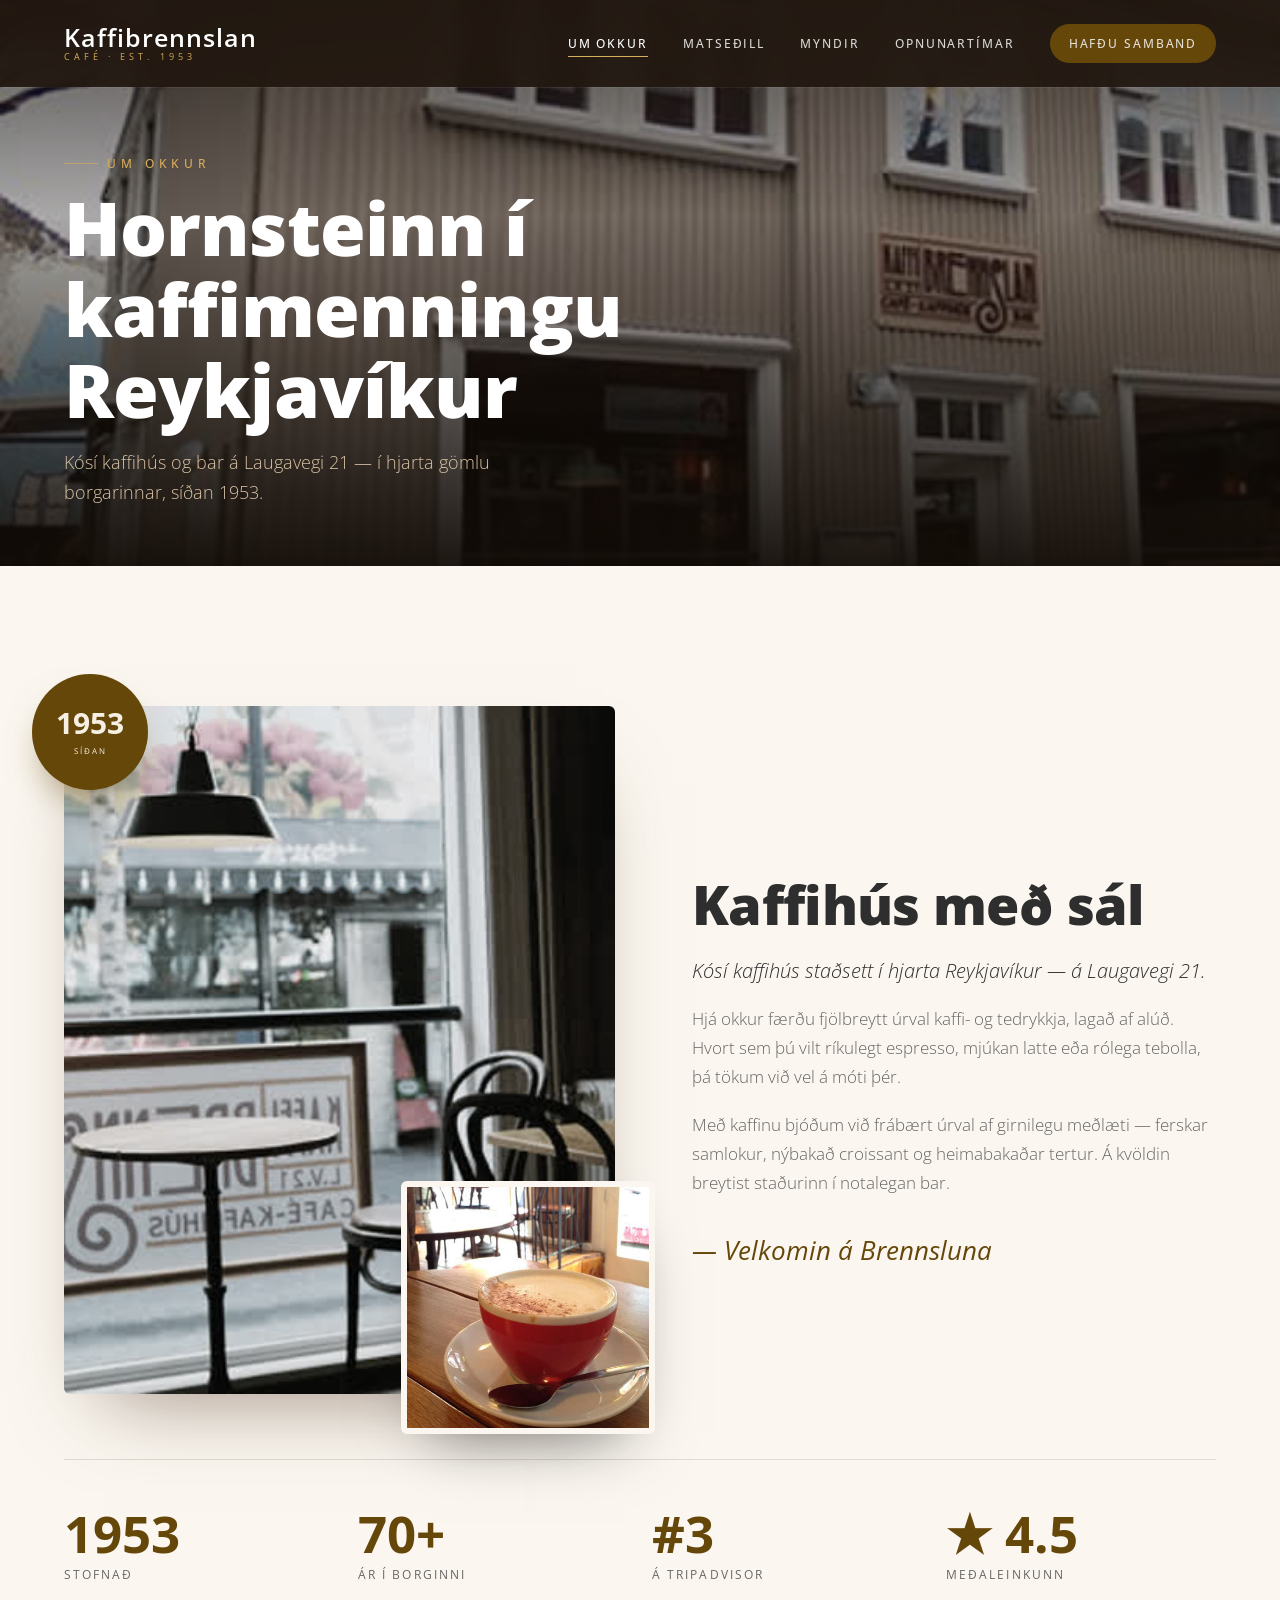
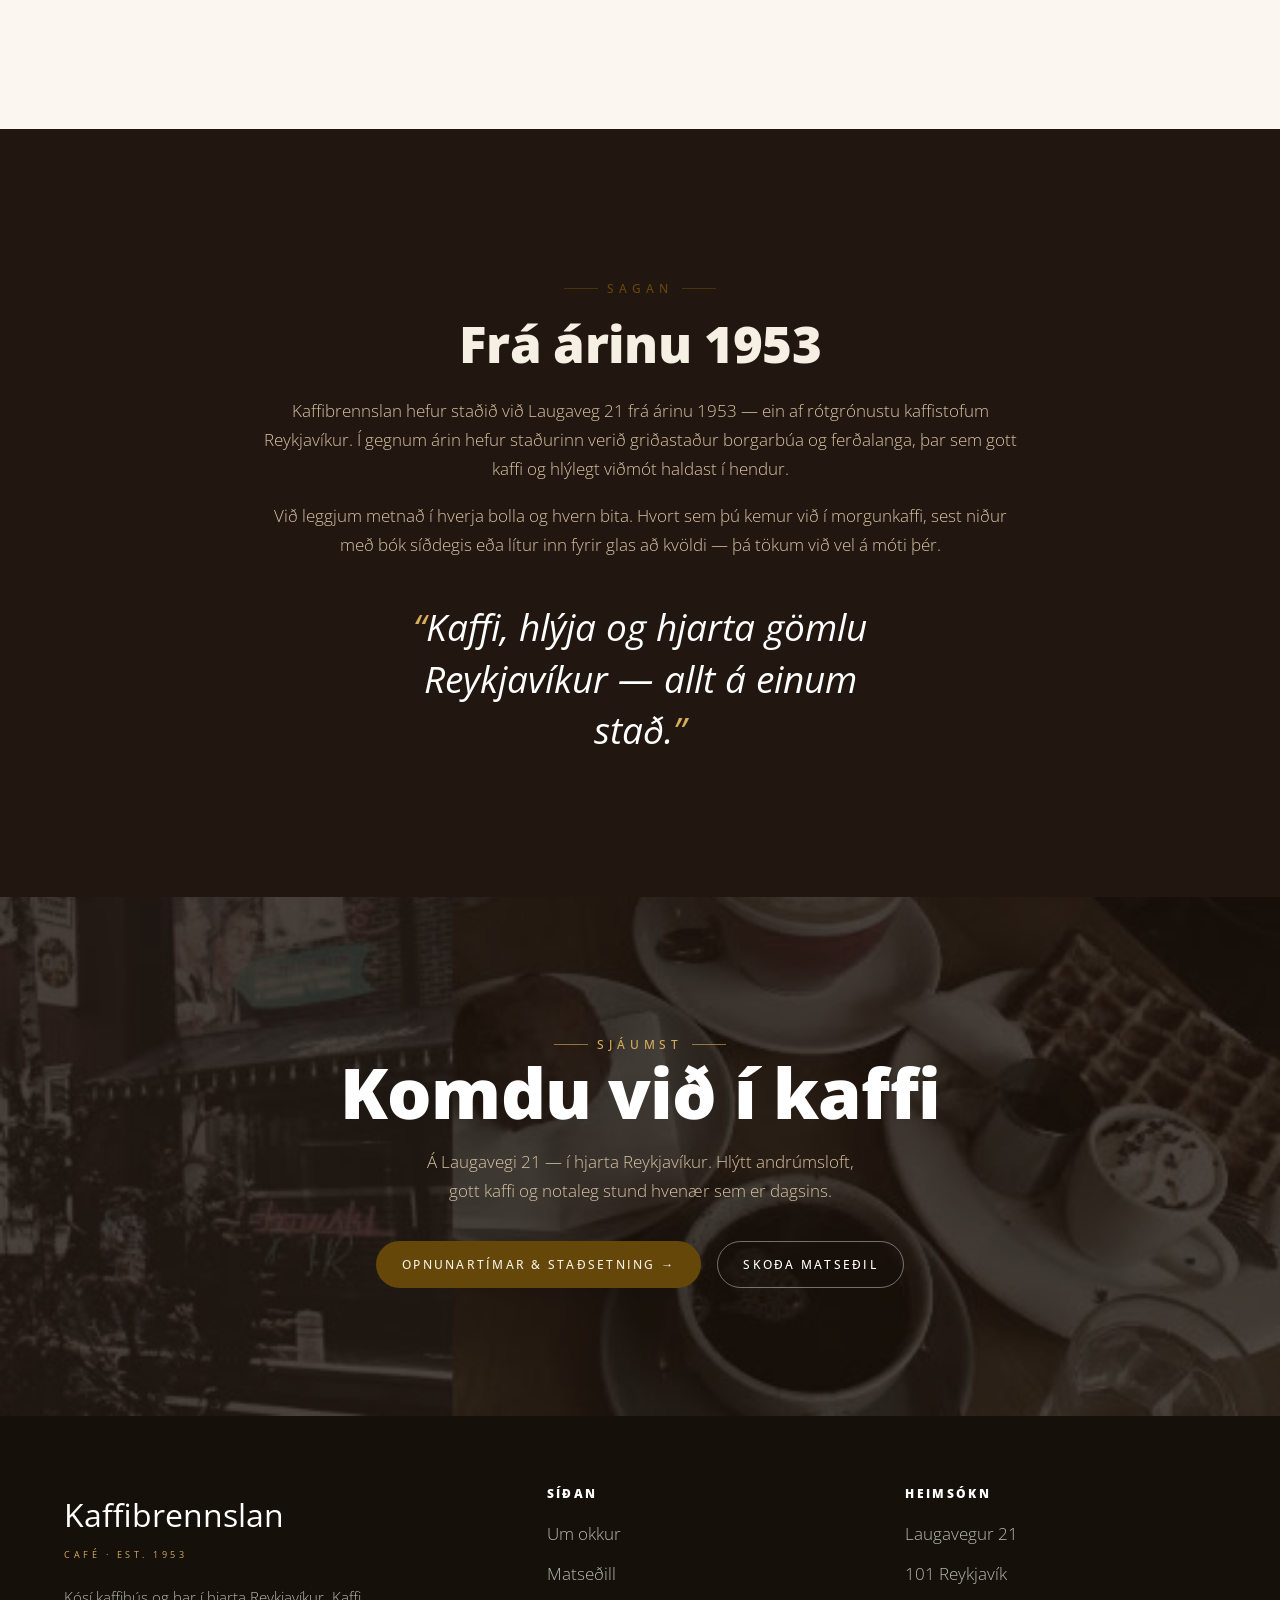
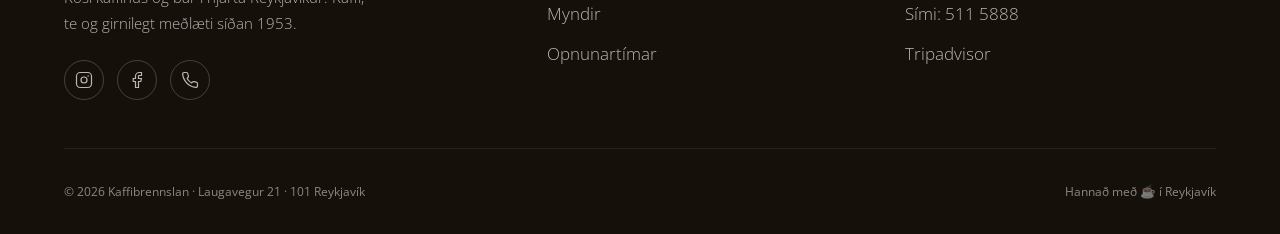
<file: um-okkur.html>
<!DOCTYPE html>
<html lang="is">
<head>
<meta charset="UTF-8" />
<meta name="viewport" content="width=device-width, initial-scale=1.0" />
<title>Um okkur — Kaffibrennslan · Laugavegur 21</title>
<meta name="description" content="Um Kaffibrennsluna — kósí kaffihús og bar á Laugavegi 21 í hjarta Reykjavíkur, síðan 1953. Kaffi, te og girnilegt meðlæti." />
<meta property="og:title" content="Um okkur — Kaffibrennslan" />
<meta property="og:description" content="Kósí kaffihús og bar á Laugavegi 21 í hjarta Reykjavíkur, síðan 1953." />
<meta property="og:image" content="assets/img/real-storefront.jpg" />
<link rel="preconnect" href="https://fonts.googleapis.com" />
<link rel="preconnect" href="https://fonts.gstatic.com" crossorigin />
<link href="https://fonts.googleapis.com/css2?family=Open+Sans:ital,wght@0,300;0,400;0,600;0,700;0,800;1,400;1,600&display=swap" rel="stylesheet" />
<link rel="stylesheet" href="css/style.css?v=8" />
</head>
<body>

<!-- ============ NAV ============ -->
<header class="nav nav--solid" id="nav">
  <a href="index.html" class="nav__brand" aria-label="Kaffibrennslan">
    <span class="mark">Kaffibrennslan</span>
    <span class="sub">Café · Est. 1953</span>
  </a>
  <nav class="nav__links" id="navLinks">
    <a href="um-okkur.html" aria-current="page">Um okkur</a>
    <a href="index.html#menu">Matseðill</a>
    <a href="index.html#gallery">Myndir</a>
    <a href="index.html#visit">Opnunartímar</a>
    <a href="index.html#visit" class="btn btn-gold nav__cta">Hafðu samband</a>
  </nav>
  <button class="nav__toggle" id="navToggle" aria-label="Valmynd">
    <span></span><span></span><span></span>
  </button>
</header>

<!-- ============ SUB-HERO ============ -->
<section class="subhero" id="top">
  <div class="subhero__bg"><img src="assets/img/real-storefront.jpg" alt="Kaffibrennslan á Laugavegi 21" /></div>
  <div class="container">
    <span class="eyebrow" data-reveal>Um okkur</span>
    <h1 data-reveal data-delay="1">Hornsteinn í kaffimenningu Reykjavíkur</h1>
    <p data-reveal data-delay="2">Kósí kaffihús og bar á Laugavegi 21 — í hjarta gömlu borgarinnar, síðan 1953.</p>
  </div>
</section>

<!-- ============ ABOUT ============ -->
<section class="section">
  <div class="container about">
    <div class="about__media" data-reveal>
      <div class="badge"><div><b>1953</b><small>Síðan</small></div></div>
      <div class="img-main"><img src="assets/img/real-interior.jpg" alt="Notalegt andrúmsloft við gluggann í Kaffibrennslunni" /></div>
      <div class="img-float"><img src="assets/img/real-cappuccino.jpg" alt="Cappuccino í Kaffibrennslunni" /></div>
    </div>
    <div class="about__body">
      <span class="eyebrow" data-reveal>Velkomin</span>
      <h2 data-reveal data-delay="1">Kaffihús með sál</h2>
      <p class="lead" data-reveal data-delay="1">Kósí kaffihús staðsett í hjarta Reykjavíkur — á Laugavegi 21.</p>
      <p data-reveal data-delay="2">Hjá okkur færðu fjölbreytt úrval kaffi- og tedrykkja, lagað af alúð. Hvort sem þú vilt ríkulegt espresso, mjúkan latte eða rólega tebolla, þá tökum við vel á móti þér.</p>
      <p data-reveal data-delay="2">Með kaffinu bjóðum við frábært úrval af girnilegu meðlæti — ferskar samlokur, nýbakað croissant og heimabakaðar tertur. Á kvöldin breytist staðurinn í notalegan bar.</p>
      <div class="about__sign" data-reveal data-delay="3">— Velkomin á Brennsluna</div>
    </div>
  </div>
  <div class="container">
    <div class="stats">
      <div class="stat" data-reveal><b>1953</b><span>Stofnað</span></div>
      <div class="stat" data-reveal data-delay="1"><b>70+</b><span>Ár í borginni</span></div>
      <div class="stat" data-reveal data-delay="2"><b>#3</b><span>Á Tripadvisor</span></div>
      <div class="stat" data-reveal data-delay="3"><b>★ 4.5</b><span>Meðaleinkunn</span></div>
    </div>
  </div>
</section>

<!-- ============ STORY ============ -->
<section class="section section--dark">
  <div class="container story">
    <span class="eyebrow center" data-reveal>Sagan</span>
    <h2 data-reveal data-delay="1">Frá árinu 1953</h2>
    <p data-reveal data-delay="2">Kaffibrennslan hefur staðið við Laugaveg 21 frá árinu 1953 — ein af rótgrónustu kaffistofum Reykjavíkur. Í gegnum árin hefur staðurinn verið griðastaður borgarbúa og ferðalanga, þar sem gott kaffi og hlýlegt viðmót haldast í hendur.</p>
    <p data-reveal data-delay="2">Við leggjum metnað í hverja bolla og hvern bita. Hvort sem þú kemur við í morgunkaffi, sest niður með bók síðdegis eða lítur inn fyrir glas að kvöldi — þá tökum við vel á móti þér.</p>
    <blockquote class="pullquote" data-reveal data-delay="1">Kaffi, hlýja og hjarta gömlu Reykjavíkur — allt á einum stað.</blockquote>
  </div>
</section>

<!-- ============ CTA ============ -->
<section class="cta">
  <div class="cta__bg"><img src="assets/img/real-table.jpg" alt="" aria-hidden="true" /></div>
  <div class="container">
    <span class="eyebrow center" style="color:var(--gold-bright)" data-reveal>Sjáumst</span>
    <h2 data-reveal data-delay="1">Komdu við í kaffi</h2>
    <p data-reveal data-delay="2">Á Laugavegi 21 — í hjarta Reykjavíkur. Hlýtt andrúmsloft, gott kaffi og notaleg stund hvenær sem er dagsins.</p>
    <div class="cta__actions" data-reveal data-delay="3">
      <a href="index.html#visit" class="btn btn-gold">Opnunartímar &amp; staðsetning →</a>
      <a href="index.html#menu" class="btn btn-ghost">Skoða matseðil</a>
    </div>
  </div>
</section>

<!-- ============ FOOTER ============ -->
<footer class="footer">
  <div class="container">
    <div class="footer__top">
      <div>
        <a href="index.html" style="text-decoration:none"><div class="mark">Kaffibrennslan</div></a>
        <div class="sub">Café · Est. 1953</div>
        <p>Kósí kaffihús og bar í hjarta Reykjavíkur. Kaffi, te og girnilegt meðlæti síðan 1953.</p>
        <div class="footer__socials">
          <a href="https://www.instagram.com/kaffibrennslan/" target="_blank" rel="noopener" aria-label="Instagram"><svg width="18" height="18" viewBox="0 0 24 24" fill="none" stroke="currentColor" stroke-width="1.6"><rect x="2" y="2" width="20" height="20" rx="5"/><circle cx="12" cy="12" r="4"/><circle cx="17.5" cy="6.5" r="1" fill="currentColor" stroke="none"/></svg></a>
          <a href="https://www.facebook.com/Kaffibrennslan/" target="_blank" rel="noopener" aria-label="Facebook"><svg width="18" height="18" viewBox="0 0 24 24" fill="none" stroke="currentColor" stroke-width="1.6"><path d="M18 2h-3a5 5 0 0 0-5 5v3H7v4h3v8h4v-8h3l1-4h-4V7a1 1 0 0 1 1-1h3Z"/></svg></a>
          <a href="tel:+3545115888" aria-label="Sími"><svg width="18" height="18" viewBox="0 0 24 24" fill="none" stroke="currentColor" stroke-width="1.6" stroke-linecap="round" stroke-linejoin="round"><path d="M22 16.92v3a2 2 0 0 1-2.18 2 19.79 19.79 0 0 1-8.63-3.07 19.5 19.5 0 0 1-6-6 19.79 19.79 0 0 1-3.07-8.67A2 2 0 0 1 4.11 2h3a2 2 0 0 1 2 1.72c.13.96.36 1.9.7 2.81a2 2 0 0 1-.45 2.11L8.09 9.91a16 16 0 0 0 6 6l1.27-1.27a2 2 0 0 1 2.11-.45c.91.34 1.85.57 2.81.7A2 2 0 0 1 22 16.92Z"/></svg></a>
        </div>
      </div>
      <div>
        <h4>Síðan</h4>
        <ul>
          <li><a href="um-okkur.html">Um okkur</a></li>
          <li><a href="index.html#menu">Matseðill</a></li>
          <li><a href="index.html#gallery">Myndir</a></li>
          <li><a href="index.html#visit">Opnunartímar</a></li>
        </ul>
      </div>
      <div>
        <h4>Heimsókn</h4>
        <ul>
          <li><a href="https://www.google.com/maps?q=Laugavegur+21,+101+Reykjavik" target="_blank" rel="noopener">Laugavegur 21</a></li>
          <li><a href="https://www.google.com/maps?q=Laugavegur+21,+101+Reykjavik" target="_blank" rel="noopener">101 Reykjavík</a></li>
          <li><a href="tel:+3545115888">Sími: 511 5888</a></li>
          <li><a href="https://www.tripadvisor.com/Restaurant_Review-g189970-d5777991-Reviews-Kaffibrennslan-Reykjavik_Capital_Region.html" target="_blank" rel="noopener">Tripadvisor</a></li>
        </ul>
      </div>
    </div>
    <div class="footer__bottom">
      <span>© <span id="year"></span> Kaffibrennslan · Laugavegur 21 · 101 Reykjavík</span>
      <span>Hannað með ☕ í Reykjavík</span>
    </div>
  </div>
</footer>

<script src="js/main.js?v=8"></script>
</body>
</html>
</file>
<file: css/style.css>
/* ============================================================
   KAFFIBRENNSLAN — endurhönnun
   Litir úr vörumerki: #66470a (kaffi-gull), #492e1e (dökkbrúnt),
   #2e2e2e (espresso), rjómahvítt. Síðan 1953.
   ============================================================ */

:root {
  --espresso:   #211710;
  --espresso-2: #2e2114;
  --coffee:     #492e1e;
  --gold:       #66470a;
  --gold-soft:  #b8893c;
  --gold-bright:#d8ad5b;
  --crema:      #d9c3a5;
  --cream:      #f6efe4;
  --cream-2:    #efe4d3;
  --paper:      #fbf7f0;
  --ink:        #2e2e2e;
  --muted:      #666666;
  --line:       rgba(73, 46, 30, 0.14);

  /* Open Sans — the actual font used on kaffibrennslan101.is */
  --serif: "Open Sans", -apple-system, BlinkMacSystemFont, "Segoe UI", Helvetica, Arial, sans-serif;
  --sans: "Open Sans", -apple-system, BlinkMacSystemFont, "Segoe UI", Helvetica, Arial, sans-serif;

  --container: 1240px;
  --ease: cubic-bezier(0.22, 1, 0.36, 1);
}

* { margin: 0; padding: 0; box-sizing: border-box; }

html { scroll-behavior: smooth; -webkit-text-size-adjust: 100%; }

body {
  font-family: var(--sans);
  background: var(--paper);
  color: var(--ink);
  line-height: 1.7;
  font-size: 17px;
  overflow-x: hidden;
  -webkit-font-smoothing: antialiased;
}

img { display: block; max-width: 100%; }
a { color: inherit; text-decoration: none; }

h1, h2, h3, h4 { font-family: var(--serif); font-weight: 800; line-height: 1.1; letter-spacing: -0.012em; }

.container { width: min(var(--container), 90vw); margin-inline: auto; }

.eyebrow {
  font-family: var(--sans);
  font-size: 0.72rem;
  letter-spacing: 0.42em;
  text-transform: uppercase;
  font-weight: 500;
  color: var(--gold);
  display: inline-flex;
  align-items: center;
  gap: 0.8em;
}
.eyebrow::before {
  content: "";
  width: 34px; height: 1px;
  background: currentColor;
  opacity: 0.6;
}
.eyebrow.center::after {
  content: "";
  width: 34px; height: 1px;
  background: currentColor;
  opacity: 0.6;
}

/* ---------- Buttons ---------- */
.btn {
  display: inline-flex; align-items: center; gap: 0.6em;
  padding: 0.95em 2em;
  font-family: var(--sans);
  font-size: 0.78rem;
  letter-spacing: 0.18em;
  text-transform: uppercase;
  font-weight: 500;
  border-radius: 100px;
  border: 1px solid transparent;
  cursor: pointer;
  transition: all 0.45s var(--ease);
  position: relative;
}
.btn-gold { background: var(--gold); color: var(--cream); }
.btn-gold:hover { background: var(--gold-soft); transform: translateY(-3px); box-shadow: 0 14px 30px -12px rgba(102,71,10,0.7); }
.btn-ghost { border-color: rgba(255,255,255,0.4); color: #fff; }
.btn-ghost:hover { background: rgba(255,255,255,0.1); border-color: #fff; transform: translateY(-3px); }
.btn-outline { border-color: var(--gold); color: var(--gold); }
.btn-outline:hover { background: var(--gold); color: var(--cream); transform: translateY(-3px); }
.btn .arrow { transition: transform 0.4s var(--ease); }
.btn:hover .arrow { transform: translateX(4px); }

/* ============================================================
   NAV
   ============================================================ */
.nav {
  position: fixed; inset: 0 0 auto 0; z-index: 100;
  display: flex; align-items: center; justify-content: space-between;
  padding: 1.5rem clamp(1.2rem, 5vw, 4rem);
  transition: all 0.5s var(--ease);
}
.nav.scrolled {
  background: rgba(33, 23, 16, 0.86);
  backdrop-filter: blur(14px);
  -webkit-backdrop-filter: blur(14px);
  padding-block: 1rem;
  box-shadow: 0 1px 0 rgba(255,255,255,0.06);
}
.nav--solid {
  background: rgba(33, 23, 16, 0.92);
  backdrop-filter: blur(14px);
  -webkit-backdrop-filter: blur(14px);
  box-shadow: 0 1px 0 rgba(255,255,255,0.06);
}
.nav__brand { display: flex; flex-direction: column; line-height: 1; color: #fff; }
.nav__brand .mark {
  font-family: var(--serif); font-size: 1.55rem; font-weight: 600;
  letter-spacing: 0.04em;
}
.nav__brand .sub {
  font-family: var(--sans); font-size: 0.55rem; letter-spacing: 0.46em;
  text-transform: uppercase; color: var(--gold-bright); margin-top: 4px;
}
.nav__links { display: flex; align-items: center; gap: 2.2rem; }
.nav__links a {
  color: rgba(255,255,255,0.82);
  font-size: 0.74rem; letter-spacing: 0.16em; text-transform: uppercase; font-weight: 500;
  position: relative; padding: 4px 0;
  transition: color 0.3s;
}
.nav__links a::after {
  content: ""; position: absolute; left: 0; bottom: 0; height: 1px; width: 0;
  background: var(--gold-bright); transition: width 0.4s var(--ease);
}
.nav__links a:hover { color: #fff; }
.nav__links a:hover::after { width: 100%; }
.nav__links a[aria-current="page"] { color: #fff; }
.nav__links a[aria-current="page"]:not(.btn)::after { width: 100%; }
.nav__cta { padding: 0.7em 1.5em !important; }

.nav__toggle { display: none; flex-direction: column; gap: 5px; background: none; border: 0; cursor: pointer; padding: 6px; }
.nav__toggle span { width: 26px; height: 2px; background: #fff; transition: 0.35s var(--ease); }

/* ============================================================
   HERO
   ============================================================ */
.hero {
  position: relative; min-height: 100vh;
  display: flex; align-items: center;
  color: #fff; overflow: hidden;
  padding: 8rem 0 4rem;
}
/* full-bleed hero video — fills the section, keeps aspect ratio (never stretched) */
.hero__bg { position: absolute; inset: 0; z-index: -2; background: #15100a; }
.hero__bg img, .hero__bg video { width: 100%; height: 100%; object-fit: cover; object-position: center; }
.hero__bg::after {
  content: ""; position: absolute; inset: 0;
  background:
    linear-gradient(105deg, rgba(18,12,7,0.9) 0%, rgba(18,12,7,0.55) 48%, rgba(18,12,7,0.3) 100%),
    linear-gradient(180deg, rgba(18,12,7,0.55) 0%, rgba(18,12,7,0) 22%, rgba(18,12,7,0) 56%, rgba(18,12,7,0.85) 100%);
}
.hero__inner { max-width: 680px; }
.hero h1 {
  font-size: clamp(3rem, 8vw, 6.4rem);
  margin: 1.2rem 0 0.4rem;
  letter-spacing: -0.01em;
}
.hero h1 .light { font-style: italic; font-weight: 400; color: var(--crema); }
.hero__lead {
  font-size: clamp(1.05rem, 2.2vw, 1.35rem);
  max-width: 30ch; color: rgba(255,255,255,0.86);
  font-weight: 300; margin-bottom: 2.4rem;
}
.hero__meta {
  display: flex; gap: 1.4rem; align-items: center; flex-wrap: wrap;
  margin-bottom: 2.6rem;
  font-size: 0.8rem; letter-spacing: 0.12em; text-transform: uppercase; color: var(--crema);
}
.hero__meta .dot { width: 5px; height: 5px; border-radius: 50%; background: var(--gold-bright); }
.hero__actions { display: flex; gap: 1rem; flex-wrap: wrap; }

.hero__scroll {
  position: absolute; left: 50%; bottom: 2rem; transform: translateX(-50%);
  display: flex; flex-direction: column; align-items: center; gap: 0.6rem;
  font-size: 0.6rem; letter-spacing: 0.3em; text-transform: uppercase; color: rgba(255,255,255,0.6);
}
.hero__scroll .line { width: 1px; height: 46px; background: linear-gradient(var(--gold-bright), transparent); position: relative; overflow: hidden; }
.hero__scroll .line::after {
  content: ""; position: absolute; top: -50%; left: 0; width: 100%; height: 50%;
  background: #fff; animation: scrolldown 2.4s var(--ease) infinite;
}
@keyframes scrolldown { 0% { top: -50%; } 60%,100% { top: 100%; } }

/* steam accents on hero */
.steam { position: absolute; top: 40%; right: 12%; z-index: -1; opacity: 0.35; }

/* ============================================================
   MARQUEE
   ============================================================ */
.marquee {
  background: var(--cream); color: var(--coffee);
  overflow: hidden; white-space: nowrap; padding: 1.15rem 0;
  border-block: 1px solid var(--line);
}
.marquee__track { display: inline-flex; gap: 3rem; animation: marquee 34s linear infinite; }
.marquee span {
  font-style: italic; font-size: 1.02rem; font-weight: 400; letter-spacing: 0.01em;
  display: inline-flex; align-items: center; gap: 3rem;
}
.marquee span::after { content: "✦"; font-style: normal; font-size: 0.58rem; color: var(--gold); }
@keyframes marquee { to { transform: translateX(-50%); } }

/* ============================================================
   SECTION GENERICS
   ============================================================ */
.section { padding: clamp(5rem, 11vw, 9rem) 0; }
.section--dark { background: var(--espresso); color: var(--cream); }
.section--coffee { background: var(--coffee); color: var(--cream); }
.section__head { max-width: 640px; margin-bottom: 3.5rem; }
.section__head.center { margin-inline: auto; text-align: center; }
.section__head h2 { font-size: clamp(2.2rem, 5vw, 3.6rem); margin: 1rem 0; color: var(--coffee); }
.section__head p { color: var(--muted); font-weight: 300; font-size: 1.05rem; }
.section--dark .section__head p, .section--coffee .section__head p { color: var(--crema); }

/* ---------- About (split) ---------- */
.about { display: grid; grid-template-columns: 1.05fr 1fr; gap: clamp(2rem, 6vw, 5.5rem); align-items: center; }
.about__media { position: relative; }
.about__media .img-main { border-radius: 6px; overflow: hidden; box-shadow: 0 40px 80px -40px rgba(73,46,30,0.55); }
.about__media .img-main img { width: 100%; aspect-ratio: 4/5; object-fit: cover; }
.about__media .img-float {
  position: absolute; bottom: -2.5rem; right: -2.5rem; width: 46%;
  border-radius: 6px; overflow: hidden; border: 6px solid var(--paper);
  box-shadow: 0 30px 60px -30px rgba(0,0,0,0.5);
}
.about__media .img-float img { width: 100%; aspect-ratio: 1; object-fit: cover; }
.about__media .badge {
  position: absolute; top: -2rem; left: -2rem;
  width: 116px; height: 116px; border-radius: 50%;
  background: var(--gold); color: var(--cream);
  display: grid; place-content: center; text-align: center;
  font-family: var(--serif); line-height: 1.1;
  box-shadow: 0 20px 40px -16px rgba(102,71,10,0.7);
  animation: spin 26s linear infinite;
}
.about__media .badge b { font-size: 1.9rem; display: block; }
.about__media .badge small { font-size: 0.5rem; letter-spacing: 0.25em; text-transform: uppercase; font-family: var(--sans); }
@keyframes spin { to { transform: rotate(360deg); } }

.about__body h2 { font-size: clamp(2rem, 4.6vw, 3.4rem); margin: 1.1rem 0 1.4rem; }
.about__body p { color: var(--muted); margin-bottom: 1.2rem; font-weight: 300; }
.about__body .lead { font-size: 1.25rem; color: var(--ink); font-family: var(--serif); font-style: italic; line-height: 1.4; }
.about__sign { margin-top: 2rem; font-family: var(--serif); font-style: italic; font-size: 1.6rem; color: var(--gold); }

/* ---------- Stats ---------- */
.stats { display: grid; grid-template-columns: repeat(4, 1fr); gap: 1.5rem; margin-top: 4rem; padding-top: 3rem; border-top: 1px solid var(--line); }
.stat b { font-family: var(--serif); font-size: clamp(2.2rem, 5vw, 3.2rem); color: var(--gold); display: block; line-height: 1; }
.stat span { font-size: 0.72rem; letter-spacing: 0.18em; text-transform: uppercase; color: var(--muted); }

/* ============================================================
   MENU
   ============================================================ */
#menu { position: relative; overflow: hidden; background: var(--cream); }
/* menu text stays fully opaque — animate position only, never fade
   (dark text fading from opacity 0 reads as faint/white on the light bg) */
#menu [data-reveal] { opacity: 1; }
.menu-grid { display: grid; grid-template-columns: repeat(3, 1fr); gap: clamp(2rem, 4.5vw, 4rem); position: relative; }

/* editorial column — no box, strong type, drawing gold rule */
.mcard { position: relative; padding-top: 2.1rem; border-top: 1px solid rgba(73,46,30,0.2); }
.mcard::after {
  content: ""; position: absolute; top: -2px; left: 0; height: 2px; width: 0;
  background: linear-gradient(90deg, var(--gold), var(--gold-soft));
  transition: width 1.1s var(--ease) 0.2s;
}
.mcard.in::after { width: 100%; }

.mcard__top { display: flex; align-items: center; justify-content: space-between; margin-bottom: 1.4rem; }
.mcard__no {
  font-size: clamp(2.6rem, 4vw, 3.6rem); font-weight: 800; line-height: 1;
  color: var(--gold); letter-spacing: -0.04em;
}
.mcard__icon {
  width: 52px; height: 52px; border-radius: 50%; flex-shrink: 0;
  display: grid; place-content: center;
  background: rgba(102,71,10,0.07); color: var(--gold);
  border: 1px solid rgba(102,71,10,0.2);
  transition: transform 0.6s var(--ease), background 0.6s var(--ease);
}
.mcard:hover .mcard__icon { transform: rotate(-10deg) scale(1.1); background: rgba(102,71,10,0.13); }

.mcard .mcard__tag { font-size: 0.64rem; letter-spacing: 0.26em; text-transform: uppercase; color: var(--gold); display: block; margin-bottom: 0.35rem; }
.mcard h3 { font-size: 1.85rem; color: var(--espresso); overflow: hidden; padding-bottom: 2px; }
.mcard h3 > span { display: inline-block; transform: translateY(118%); transition: transform 0.9s var(--ease) 0.25s; }
.mcard.in h3 > span { transform: none; }

.mcard ul { list-style: none; margin-top: 1.7rem; }
.mcard li {
  display: flex; justify-content: space-between; align-items: baseline; gap: 0.8rem;
  padding: 0.85rem 0; position: relative;
  border-bottom: 1px solid rgba(73,46,30,0.1);
  transition: padding 0.4s var(--ease);
}
.mcard li:last-child { border-bottom: 0; }
.mcard li:hover { padding-left: 0.5rem; }
.mcard li .name { color: var(--espresso); font-weight: 500; font-size: 1.04rem; transition: color 0.3s; }
.mcard li:hover .name { color: var(--gold); }
.mcard li .price { color: var(--gold); font-size: 1.05rem; font-weight: 700; white-space: nowrap; }
.mcard li .pop {
  display: inline-block; margin-left: 0.5em; font-size: 0.5rem; letter-spacing: 0.14em;
  text-transform: uppercase; color: #fff; background: var(--gold);
  padding: 0.22em 0.6em; border-radius: 100px; vertical-align: middle; font-weight: 700;
}

/* ============================================================
   GALLERY — bento + parallax
   ============================================================ */
#gallery .section__head [data-reveal] { opacity: 1; }
.gallery { display: grid; grid-template-columns: repeat(3, 1fr); grid-auto-rows: 250px; gap: 14px; }
.gallery figure {
  position: relative; overflow: hidden; border-radius: 14px;
  box-shadow: 0 26px 52px -36px rgba(0,0,0,0.6);
}
.gallery .gimg { position: absolute; left: 0; right: 0; top: -11%; height: 122%; display: block; }
.gallery .gimg img { width: 100%; height: 100%; object-fit: cover; transition: transform 1.2s var(--ease); }
.gallery figure:hover .gimg img { transform: scale(1.07); }
.gallery figure::after {
  content: ""; position: absolute; inset: 0; z-index: 1;
  background: linear-gradient(to top, rgba(20,13,8,0.82) 0%, rgba(20,13,8,0) 56%);
  opacity: 0.22; transition: opacity 0.55s var(--ease);
}
.gallery figure:hover::after { opacity: 0.92; }
.gallery figcaption {
  position: absolute; left: 0; right: 0; bottom: 0; z-index: 2;
  padding: 1.1rem 1.3rem; color: #fff;
  font-size: 0.74rem; letter-spacing: 0.14em; text-transform: uppercase;
  display: flex; align-items: center; gap: 0.7em;
  transform: translateY(130%); opacity: 0;
  transition: transform 0.55s var(--ease), opacity 0.55s var(--ease);
}
.gallery figcaption::before { content: ""; width: 18px; height: 1px; background: var(--gold-bright); flex-shrink: 0; }
.gallery figure:hover figcaption { transform: none; opacity: 1; }
.gi-feat { grid-column: 1 / 3; grid-row: 1 / 3; }

/* ============================================================
   HOURS + CONTACT
   ============================================================ */
#visit { background: var(--cream); }
/* keep dark text on the light visit section fully opaque (slide only, no fade) */
#visit [data-reveal] { opacity: 1; }
.visit { display: grid; grid-template-columns: 1fr 1fr; gap: clamp(2rem, 6vw, 5rem); align-items: stretch; }
.hours { background: #fffdf9; color: var(--ink); border: 1px solid var(--line); border-radius: 18px; padding: clamp(2rem, 4vw, 3.2rem); position: relative; overflow: hidden; box-shadow: 0 36px 70px -50px rgba(73,46,30,0.45); }
.hours::after { content: "☕"; position: absolute; right: -1rem; bottom: -1.5rem; font-size: 9rem; opacity: 0.045; color: var(--coffee); }
.hours__head { display: flex; flex-wrap: wrap; align-items: center; gap: 1rem; margin-bottom: 1.6rem; }
.hours h3 { font-size: 1.9rem; color: var(--coffee); }

/* live open / closed pill (light) */
.livestatus {
  display: inline-flex; align-items: center; gap: 0.55em;
  padding: 0.5em 1em; border-radius: 100px;
  font-size: 0.68rem; letter-spacing: 0.14em; text-transform: uppercase; font-weight: 600;
  border: 1px solid transparent;
}
.livestatus em { font-style: normal; opacity: 0.6; font-weight: 400; letter-spacing: 0.06em; }
.livestatus .livedot { width: 8px; height: 8px; border-radius: 50%; }
.livestatus.is-open { background: rgba(59,163,90,0.12); color: #2f7d46; border-color: rgba(59,163,90,0.3); }
.livestatus.is-open .livedot { background: #3ba35a; animation: livepulse 2.2s infinite; }
.livestatus.is-closed { background: rgba(190,80,55,0.1); color: #b5532f; border-color: rgba(190,80,55,0.26); }
.livestatus.is-closed .livedot { background: #c75a3c; }
@keyframes livepulse {
  0% { box-shadow: 0 0 0 0 rgba(59,163,90,0.45); }
  70% { box-shadow: 0 0 0 9px rgba(59,163,90,0); }
  100% { box-shadow: 0 0 0 0 rgba(59,163,90,0); }
}

.hours__row { display: flex; justify-content: space-between; align-items: baseline; gap: 1rem; padding: 0.85rem 0.9rem; border-bottom: 1px solid var(--line); border-radius: 8px; transition: background 0.4s var(--ease); }
.hours__row:last-child { border-bottom: 0; }
.hours__row .day { color: var(--ink); letter-spacing: 0.04em; }
.hours__row .time { font-size: 1.12rem; font-weight: 600; color: var(--gold); }
.hours__row.is-now { background: rgba(102,71,10,0.08); color: var(--coffee); }
.hours__row.is-now .day::after { content: " · Í dag"; color: var(--gold); font-size: 0.6rem; letter-spacing: 0.18em; text-transform: uppercase; }

.contact { display: flex; flex-direction: column; justify-content: center; }
.contact h3 { font-size: clamp(1.8rem, 4vw, 2.6rem); margin-bottom: 1.4rem; color: var(--coffee); }
.contact__row { display: flex; gap: 1rem; align-items: flex-start; padding: 1rem 0; border-bottom: 1px solid var(--line); transition: padding 0.4s var(--ease); }
.contact__row:hover { padding-left: 0.5rem; }
.contact__row .ic { color: var(--gold); flex-shrink: 0; margin-top: 3px; transition: transform 0.4s var(--ease); }
.contact__row:hover .ic { transform: scale(1.15); }
.contact__row .lbl { font-size: 0.66rem; letter-spacing: 0.2em; text-transform: uppercase; color: var(--muted); display: block; margin-bottom: 2px; }
.contact__row .val { font-size: 1.15rem; color: var(--ink); }
.contact__row a.val { transition: color 0.3s; }
.contact__row a.val:hover { color: var(--gold); }
.contact__actions { margin-top: 1.8rem; display: flex; gap: 0.8rem; flex-wrap: wrap; }

.map-wrap { margin-top: 4rem; border-radius: 10px; overflow: hidden; box-shadow: 0 30px 60px -40px rgba(73,46,30,0.5); border: 1px solid var(--line); }
.map-wrap iframe { width: 100%; height: 420px; border: 0; display: block; filter: sepia(0.18) saturate(1.05); }

/* ============================================================
   CTA STRIP
   ============================================================ */
.cta {
  position: relative; color: #fff; text-align: center; overflow: hidden;
  padding: clamp(5rem, 12vw, 8rem) 0;
}
.cta__bg { position: absolute; inset: 0; z-index: -2; }
.cta__bg img { width: 100%; height: 100%; object-fit: cover; }
.cta__bg::after { content: ""; position: absolute; inset: 0; background: rgba(28,19,11,0.78); }
.cta h2 { font-size: clamp(2.4rem, 6vw, 4.4rem); margin-bottom: 1rem; }
.cta p { color: var(--crema); max-width: 46ch; margin: 0 auto 2.2rem; font-weight: 300; }
.cta__actions { display: flex; gap: 1rem; justify-content: center; flex-wrap: wrap; }

/* ============================================================
   SUB-PAGE HEADER (Um okkur)
   ============================================================ */
.subhero {
  position: relative; min-height: 58vh;
  display: flex; align-items: flex-end;
  color: #fff; overflow: hidden;
  padding: 9rem 0 3.6rem;
}
.subhero__bg { position: absolute; inset: 0; z-index: -2; background: #15100a; }
.subhero__bg img { width: 100%; height: 100%; object-fit: cover; }
.subhero__bg::after {
  content: ""; position: absolute; inset: 0;
  background: linear-gradient(180deg, rgba(18,12,7,0.72) 0%, rgba(18,12,7,0.32) 38%, rgba(18,12,7,0.94) 100%);
}
.subhero .eyebrow { color: var(--gold-bright); }
.subhero h1 { font-size: clamp(2.5rem, 6vw, 4.6rem); margin-top: 0.9rem; max-width: 18ch; }
.subhero p { color: var(--crema); max-width: 50ch; margin-top: 1.1rem; font-weight: 300; font-size: 1.1rem; }

/* ---------- Story ---------- */
.story { max-width: 760px; text-align: center; margin-inline: auto; }
.story h2 { font-size: clamp(2rem, 4.6vw, 3.2rem); margin: 1rem 0 1.6rem; }
.story p { color: var(--crema); font-weight: 300; margin-bottom: 1.2rem; }
.pullquote {
  font-family: var(--serif); font-style: italic;
  font-size: clamp(1.5rem, 3.4vw, 2.3rem); line-height: 1.4; color: #fff;
  margin: 2.6rem auto 0; max-width: 24ch;
}
.pullquote::before { content: "“"; color: var(--gold-bright); }
.pullquote::after { content: "”"; color: var(--gold-bright); }

/* ============================================================
   FOOTER
   ============================================================ */
.footer { background: #15100a; color: rgba(255,255,255,0.7); padding: 4.5rem 0 2rem; }
.footer__top { display: grid; grid-template-columns: 1.4fr 1fr 1fr; gap: 3rem; padding-bottom: 3rem; border-bottom: 1px solid rgba(255,255,255,0.08); }
.footer .mark { font-family: var(--serif); font-size: 2rem; color: #fff; }
.footer .sub { font-size: 0.55rem; letter-spacing: 0.4em; text-transform: uppercase; color: var(--gold-bright); margin: 6px 0 1.4rem; }
.footer p { font-weight: 300; font-size: 0.95rem; max-width: 34ch; }
.footer h4 { color: #fff; font-family: var(--sans); font-size: 0.72rem; letter-spacing: 0.2em; text-transform: uppercase; margin-bottom: 1.2rem; }
.footer ul { list-style: none; }
.footer ul li { margin-bottom: 0.7rem; }
.footer ul a { color: rgba(255,255,255,0.7); font-weight: 300; transition: color 0.3s; }
.footer ul a:hover { color: var(--gold-bright); }
.footer__socials { display: flex; gap: 0.8rem; margin-top: 1.4rem; }
.footer__socials a { width: 40px; height: 40px; border: 1px solid rgba(255,255,255,0.2); border-radius: 50%; display: grid; place-content: center; transition: all 0.4s var(--ease); }
.footer__socials a:hover { background: var(--gold); border-color: var(--gold); transform: translateY(-3px); }
.footer__bottom { padding-top: 2rem; display: flex; justify-content: space-between; flex-wrap: wrap; gap: 1rem; font-size: 0.78rem; color: rgba(255,255,255,0.5); }

/* ============================================================
   REVEAL ANIMATIONS
   ============================================================ */
[data-reveal] {
  opacity: 0; transform: translateY(38px);
  transition: opacity 0.9s var(--ease), transform 0.9s var(--ease);
  will-change: opacity, transform;
}
[data-reveal="left"]  { transform: translateX(-54px); }
[data-reveal="right"] { transform: translateX(54px); }
[data-reveal="scale"] { transform: scale(0.9); }
[data-reveal="zoom"]  { transform: scale(1.12); }
[data-reveal="up-lg"] { transform: translateY(74px); }
[data-reveal].in { opacity: 1; transform: none; }
[data-reveal][data-delay="1"] { transition-delay: 0.12s; }
[data-reveal][data-delay="2"] { transition-delay: 0.24s; }
[data-reveal][data-delay="3"] { transition-delay: 0.36s; }

/* parallax layers get GPU compositing */
[data-parallax] { will-change: transform; }

/* ============================================================
   RESPONSIVE
   ============================================================ */
@media (max-width: 980px) {
  .about, .visit { grid-template-columns: 1fr; }
  .about__media { max-width: 480px; margin: 0 auto 3rem; }
  .menu-grid { grid-template-columns: 1fr; }
  .footer__top { grid-template-columns: 1fr; gap: 2rem; }
  .gallery { grid-template-columns: repeat(2, 1fr); grid-auto-rows: 200px; }
  .gi-feat { grid-column: 1 / -1; grid-row: span 2; }
  .stats { grid-template-columns: repeat(2, 1fr); gap: 2rem; }
}
@media (max-width: 760px) {
  .nav__links {
    position: fixed; inset: 0; flex-direction: column; justify-content: center;
    background: rgba(28,19,11,0.98); backdrop-filter: blur(10px);
    transform: translateX(100%); transition: transform 0.5s var(--ease); gap: 2rem;
  }
  .nav__links.open { transform: none; }
  .nav__links a { font-size: 1rem; }
  .nav__toggle { display: flex; z-index: 110; }
  .nav.menu-open .nav__toggle span:nth-child(1) { transform: translateY(7px) rotate(45deg); }
  .nav.menu-open .nav__toggle span:nth-child(2) { opacity: 0; }
  .nav.menu-open .nav__toggle span:nth-child(3) { transform: translateY(-7px) rotate(-45deg); }
  .hero__actions { width: 100%; flex-direction: column; }
  .hero__actions .btn { width: 100%; justify-content: center; }
  .hero__scroll { display: none; }
  .about__media .img-float { right: -1rem; bottom: -1.5rem; }
  .gallery { grid-template-columns: 1fr 1fr; grid-auto-rows: 160px; }
  .gi-feat { grid-column: 1 / -1; grid-row: span 2; }
}
@media (max-width: 560px) {
  body { font-size: 16px; }
  .container { width: min(1240px, 91vw); }
  .section { padding: 4.5rem 0; }
  .hero { padding-top: 7rem; }
  .hero h1 { font-size: clamp(2.5rem, 12vw, 3.6rem); }
  .hero__lead { font-size: 1.05rem; }
  .section__head { margin-bottom: 2.6rem; }
  .section__head h2 { font-size: clamp(1.9rem, 7.5vw, 2.6rem); }
  .about__body h2, .story h2, .contact h3 { font-size: clamp(1.75rem, 6.5vw, 2.4rem); }
  .cta h2 { font-size: clamp(2rem, 9vw, 3rem); }
  .menu-grid { gap: 2.6rem; }
  .mcard__no { font-size: 2.7rem; }
  .mcard h3 { font-size: 1.6rem; }
  .gallery { grid-template-columns: 1fr 1fr; grid-auto-rows: 132px; gap: 10px; }
  .gi-feat { grid-column: 1 / -1; grid-row: span 2; }
  .hours, .about__media { max-width: 100%; }
  .hours__row { padding: 0.75rem 0.55rem; }
  .contact__actions { width: 100%; }
  .contact__actions .btn { flex: 1; justify-content: center; }
  .map-wrap { margin-top: 2.6rem; }
  .map-wrap iframe { height: 320px; }
  .stats { grid-template-columns: 1fr 1fr; gap: 1.4rem 1rem; margin-top: 2.6rem; padding-top: 2rem; }
  .stat b { font-size: 2.1rem; }
  .footer { padding: 3.5rem 0 1.8rem; }
  .footer__bottom { flex-direction: column; gap: 0.4rem; }
  .subhero { min-height: 52vh; padding: 7.5rem 0 3rem; }
}
/* prevent any accidental horizontal scroll on phones */
html, body { max-width: 100%; }
@media (prefers-reduced-motion: reduce) {
  *, *::before, *::after { animation-duration: 0.001ms !important; animation-iteration-count: 1 !important; transition: none !important; }
  [data-reveal] { opacity: 1; transform: none; }
}
</file>
